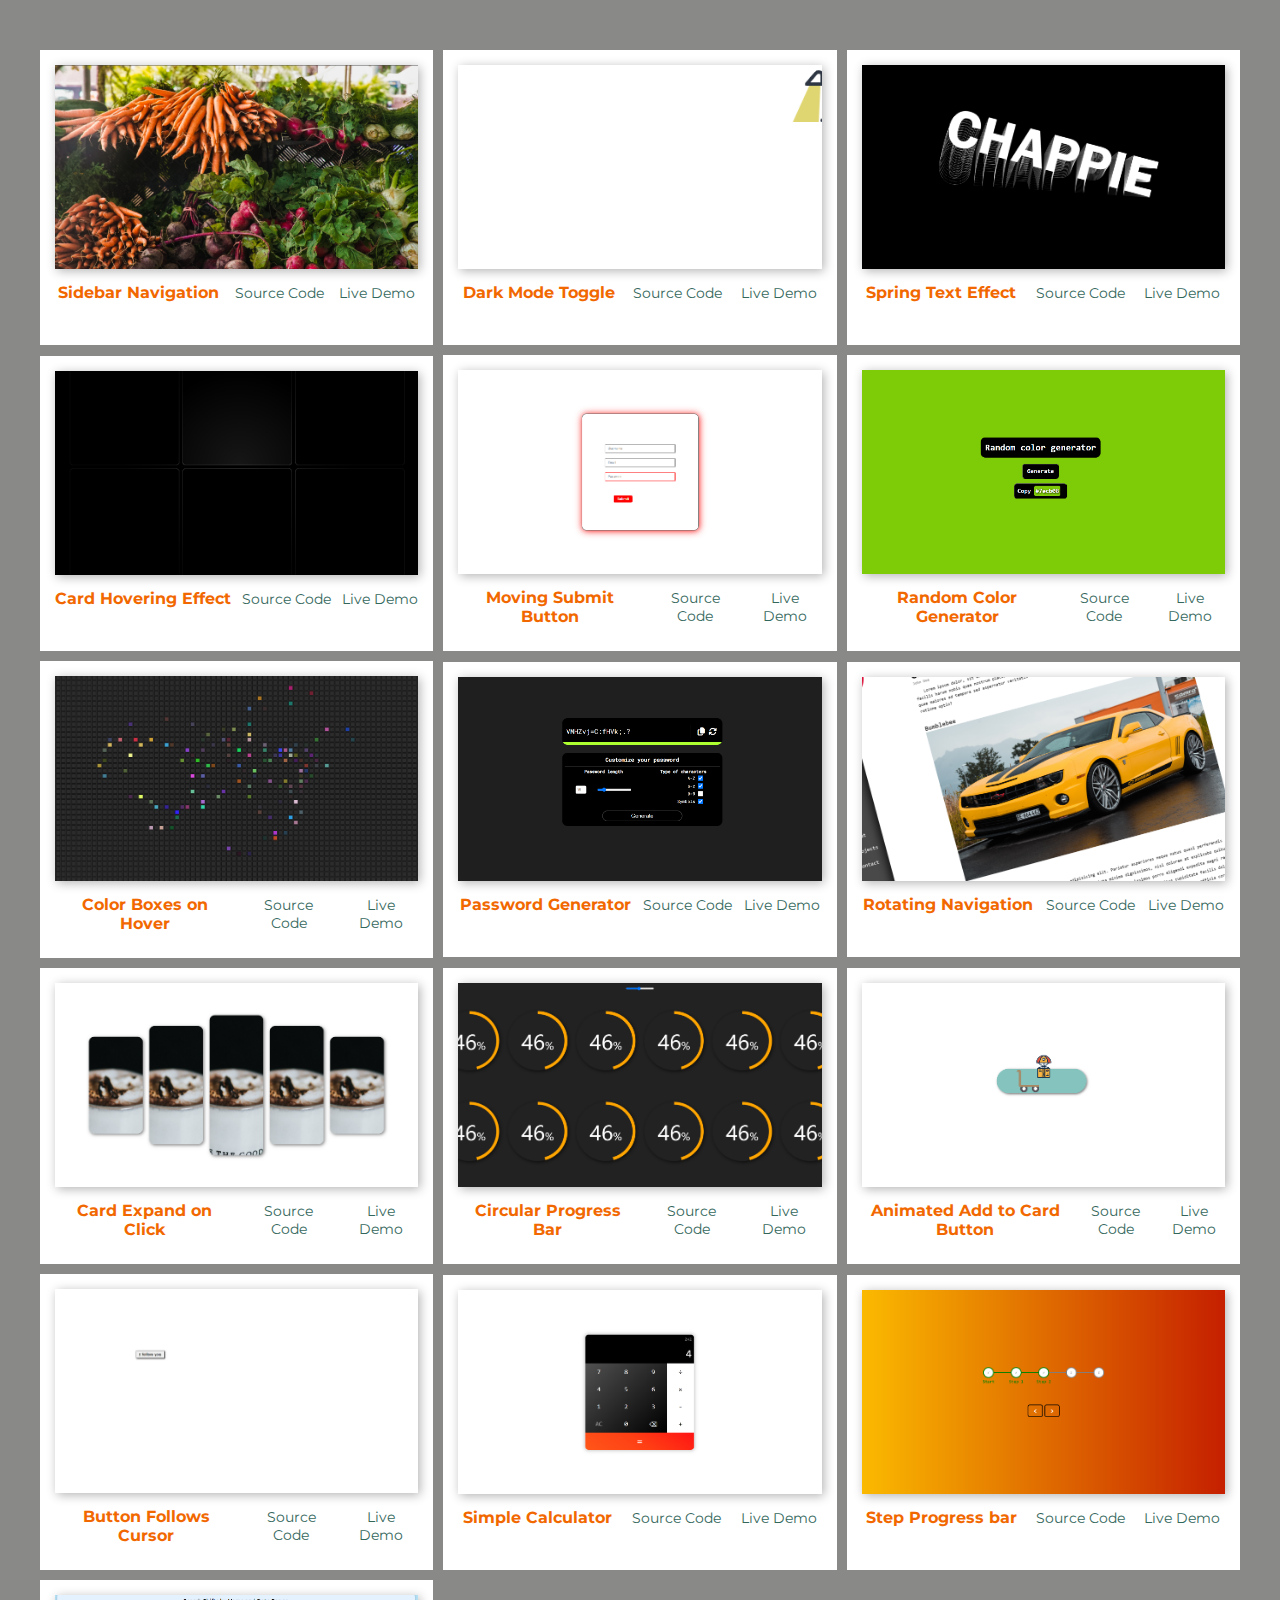
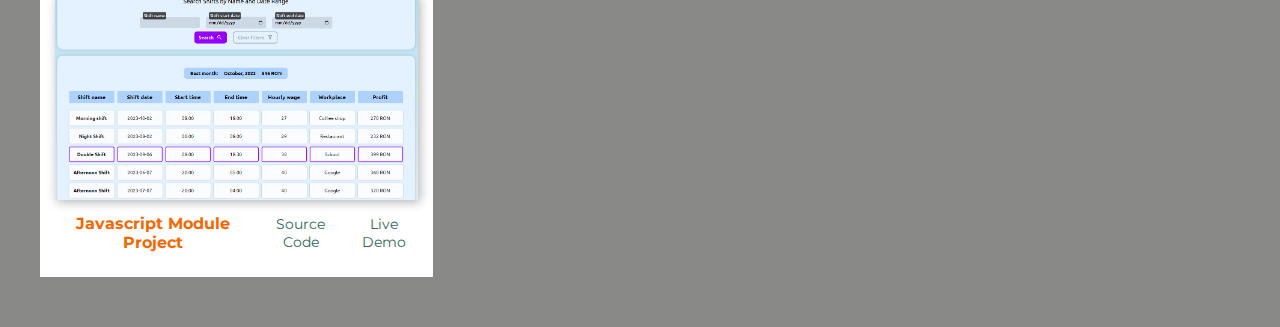
<file: index.html>
<!DOCTYPE html>
<html lang="en">
  <head>
    <meta charset="UTF-8" />
    <meta name="viewport" content="width=device-width, initial-scale=1.0" />
    <title>FrontEnd Labs: Supercharge Your Skills!</title>

    <link rel="stylesheet" href="./homePage/styles.css" />
    <script type="module" src="./homePage/script.js" defer></script>
  </head>
  <body class="body">
    <div class="app__container" id="app__container"></div>
  </body>
</html>
</file>
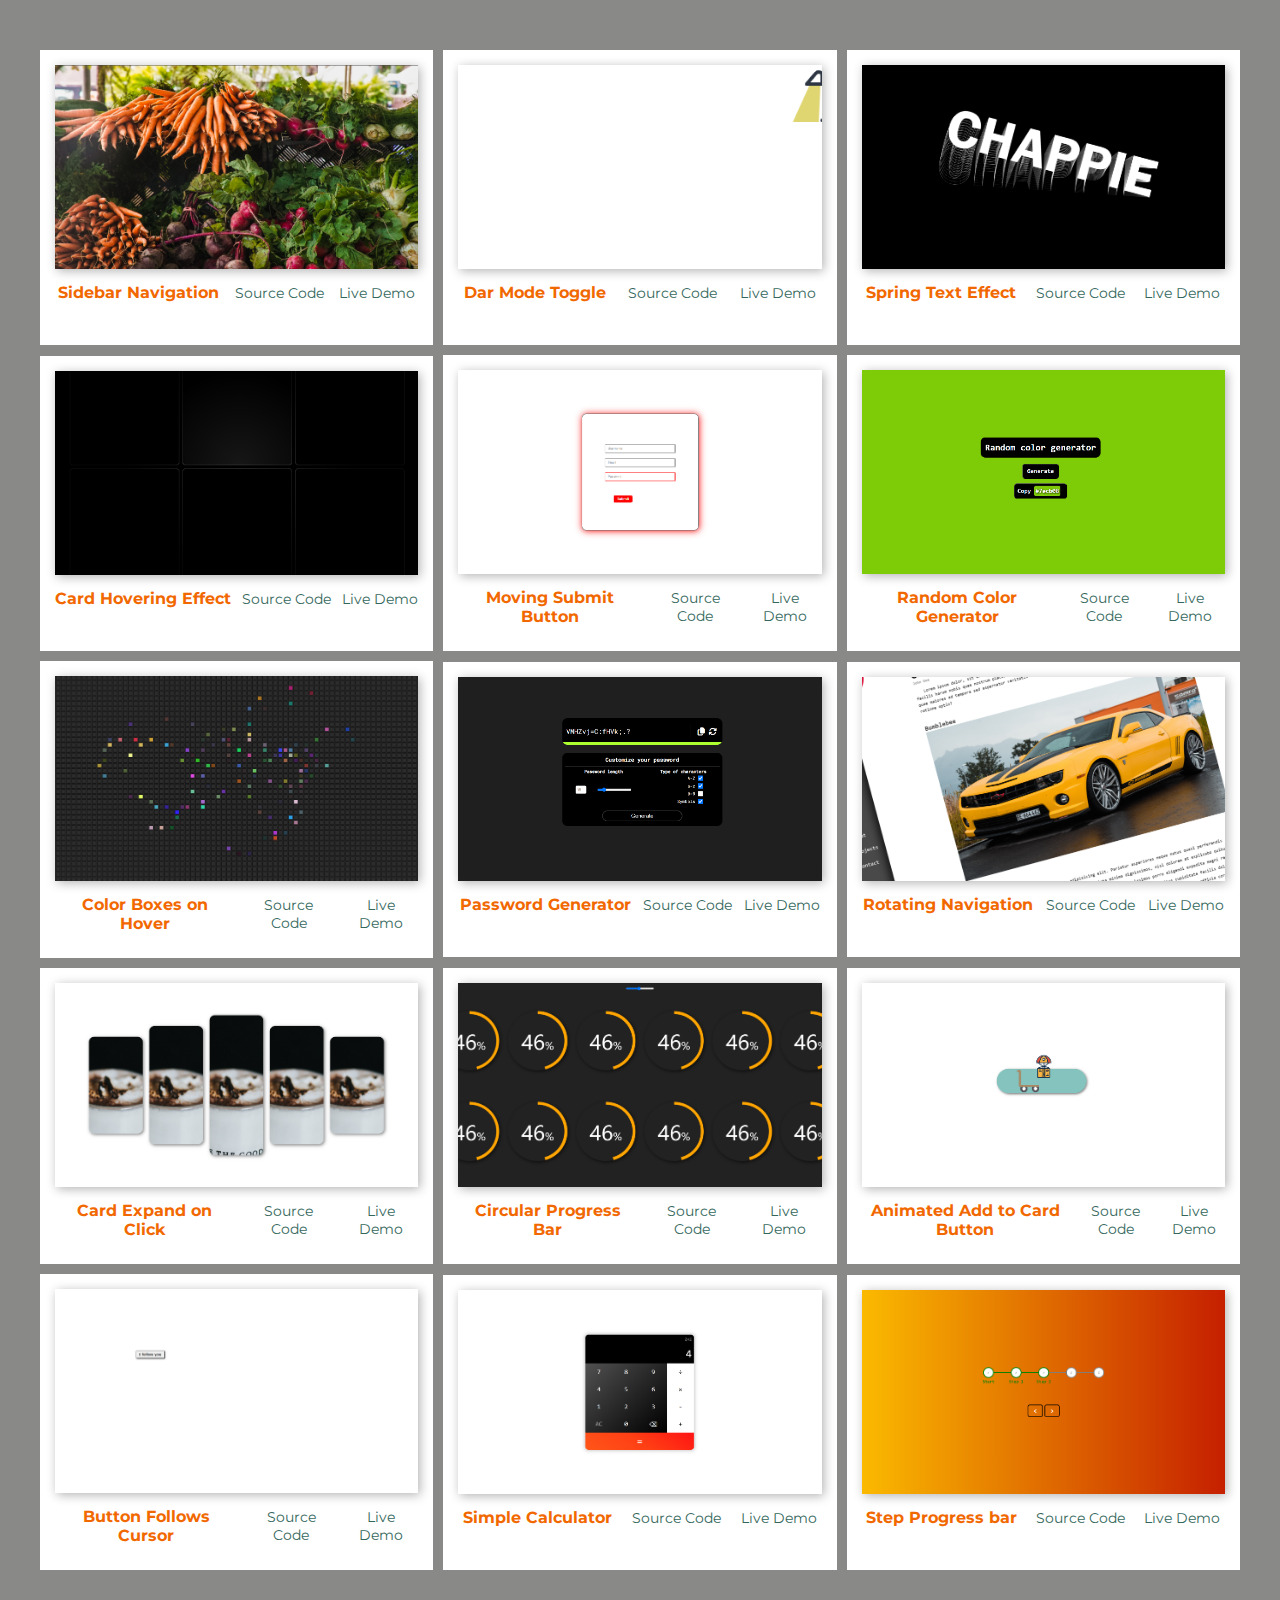
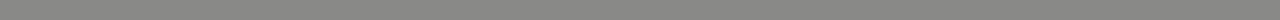
<file: 0.homePage/index.html>
<!DOCTYPE html>
<html lang="en">
  <head>
    <meta charset="UTF-8" />
    <meta name="viewport" content="width=device-width, initial-scale=1.0" />
    <title>FrontEnd Labs: Supercharge Your Skills!</title>

    <link rel="stylesheet" href="styles.css" />
    <script type="module" src="script.js" defer></script>
  </head>
  <body class="body">
    <div class="app__container" id="app__container">
      <!-- <div class="project">
        <img src="https://picsum.photos/300" alt="" />
        <div class="project__info">
          <h4 class="project__name">Project Name</h4>
          <a href="#">Source Code</a>
          <a href="#">Live Demo</a>
        </div>
      </div> -->
    </div>
  </body>
</html>
</file>
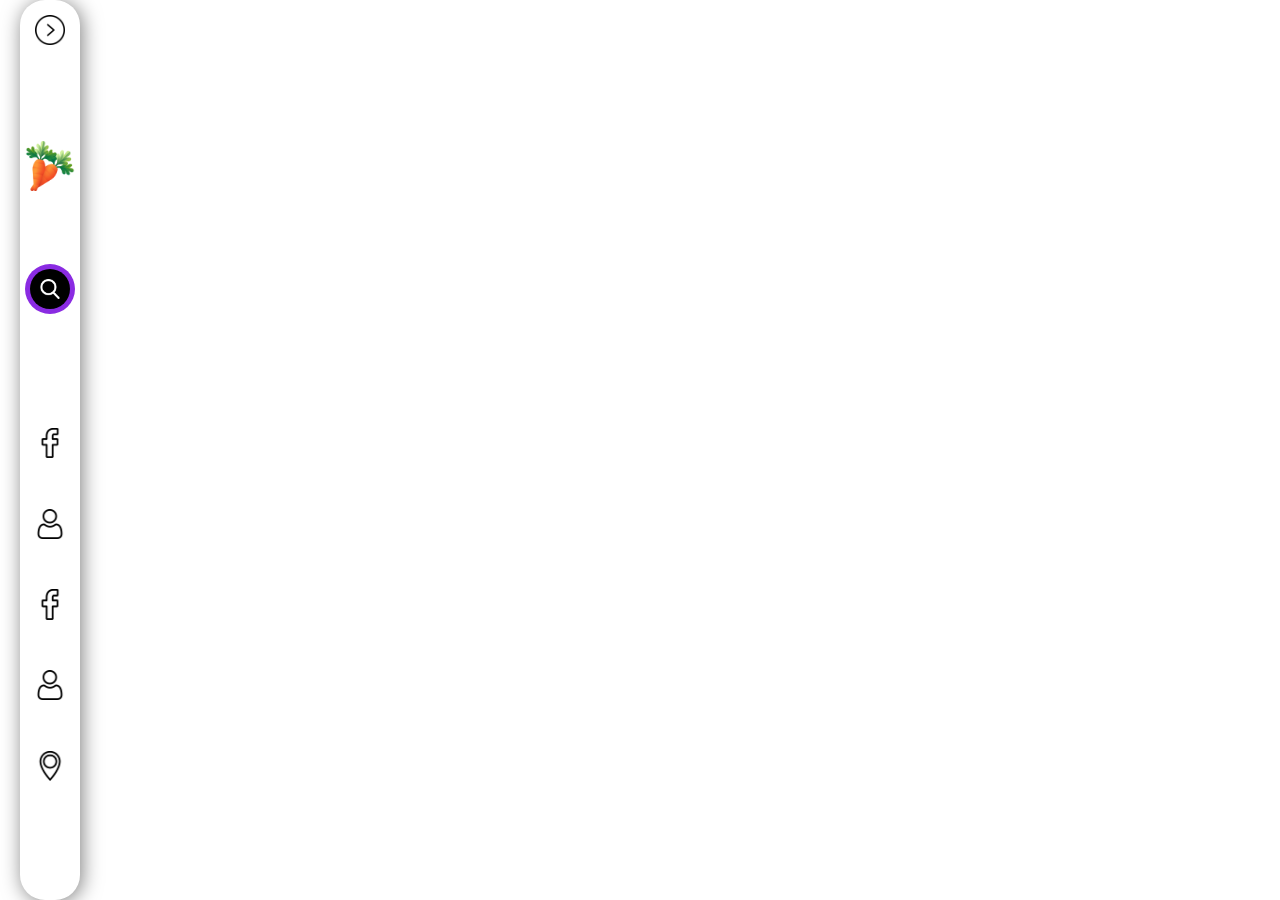
<file: 1.sidebar_nav/index.html>
<!DOCTYPE html>
<html lang="en">
  <head>
    <meta charset="UTF-8" />
    <meta http-equiv="X-UA-Compatible" content="IE=edge" />
    <meta name="viewport" content="width=device-width, initial-scale=1.0" />
    <title>Sidebar Nav</title>

    <link rel="stylesheet" href="./style.css" />
  </head>

  <body>
    <header id="sidebar_nav">
      <div class="btn_container">
        <button id="open_nav_btn">
          <img src="./assests/img/arrow_right_circle.png" alt="" />
        </button>
        <button id="close_nav_btn">
          <img src="./assests/img/left_arrow_circle.png" alt="" />
        </button>
      </div>
      <div class="logo">
        <img src="./assests/img/carrot_logo.png" alt="" />
        <span class="notShow">Fresh Vegetables</span>
      </div>
      <div class="searchbar">
        <form onsubmit="return false">
          <input id="form_input" type="text" value="search" />
          <button id="search_btn" type="submit">
            <img src="./assests/img/search_white.png" alt="" />
          </button>
        </form>
      </div>
      <nav class="navbar">
        <ul>
          <li class="link1">
            <a href="#"><img src="./assests/img/facebook.png" alt="" /></a
            ><span class="notShow">Lorem, ipsum dolor.</span>
          </li>
          <li class="link2">
            <a href="#"><img src="./assests/img/user.png" alt="" /></a
            ><span class="notShow">Lorem, ipsum dolor.</span>
          </li>
          <li class="link3">
            <a href="#"><img src="./assests/img/facebook.png" alt="" /></a
            ><span class="notShow">Lorem, ipsum dolor.</span>
          </li>
          <li class="link4">
            <a href="#"><img src="./assests/img/user.png" alt="" /></a
            ><span class="notShow">Lorem, ipsum dolor.</span>
          </li>
          <li class="link5">
            <a href="#"><img src="./assests/img/pin.png" alt="" /></a>
            <span class="notShow">Lorem, ipsum dolor.</span>
          </li>
        </ul>
      </nav>
    </header>
    <div id="modal"></div>

    <script src="./script.js"></script>
  </body>
</html>
</file>
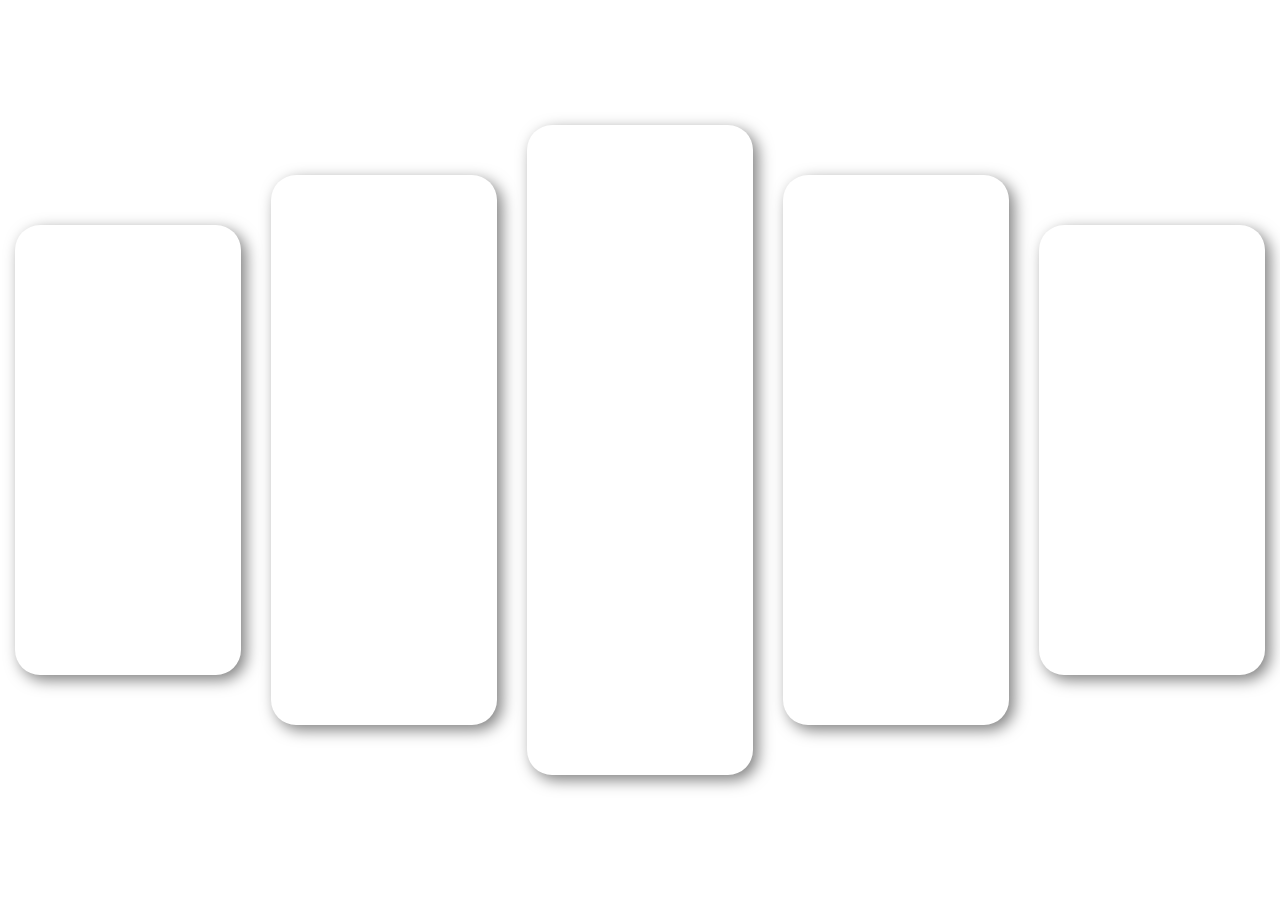
<file: 10.card_expand_on_click/index.html>
<!DOCTYPE html>
<html lang="en">
  <head>
    <meta charset="UTF-8" />
    <meta http-equiv="X-UA-Compatible" content="IE=edge" />
    <meta name="viewport" content="width=device-width, initial-scale=1.0" />
    <title>Expand card on hover</title>

    <link rel="stylesheet" href="style.css" />
  </head>
  <body class="content">
    <div class="box card"></div>
    <div class="box card"></div>
    <div class="box card"></div>
    <div class="box card"></div>
    <div class="box card"></div>

    <script src="script.js"></script>
  </body>
</html>
</file>
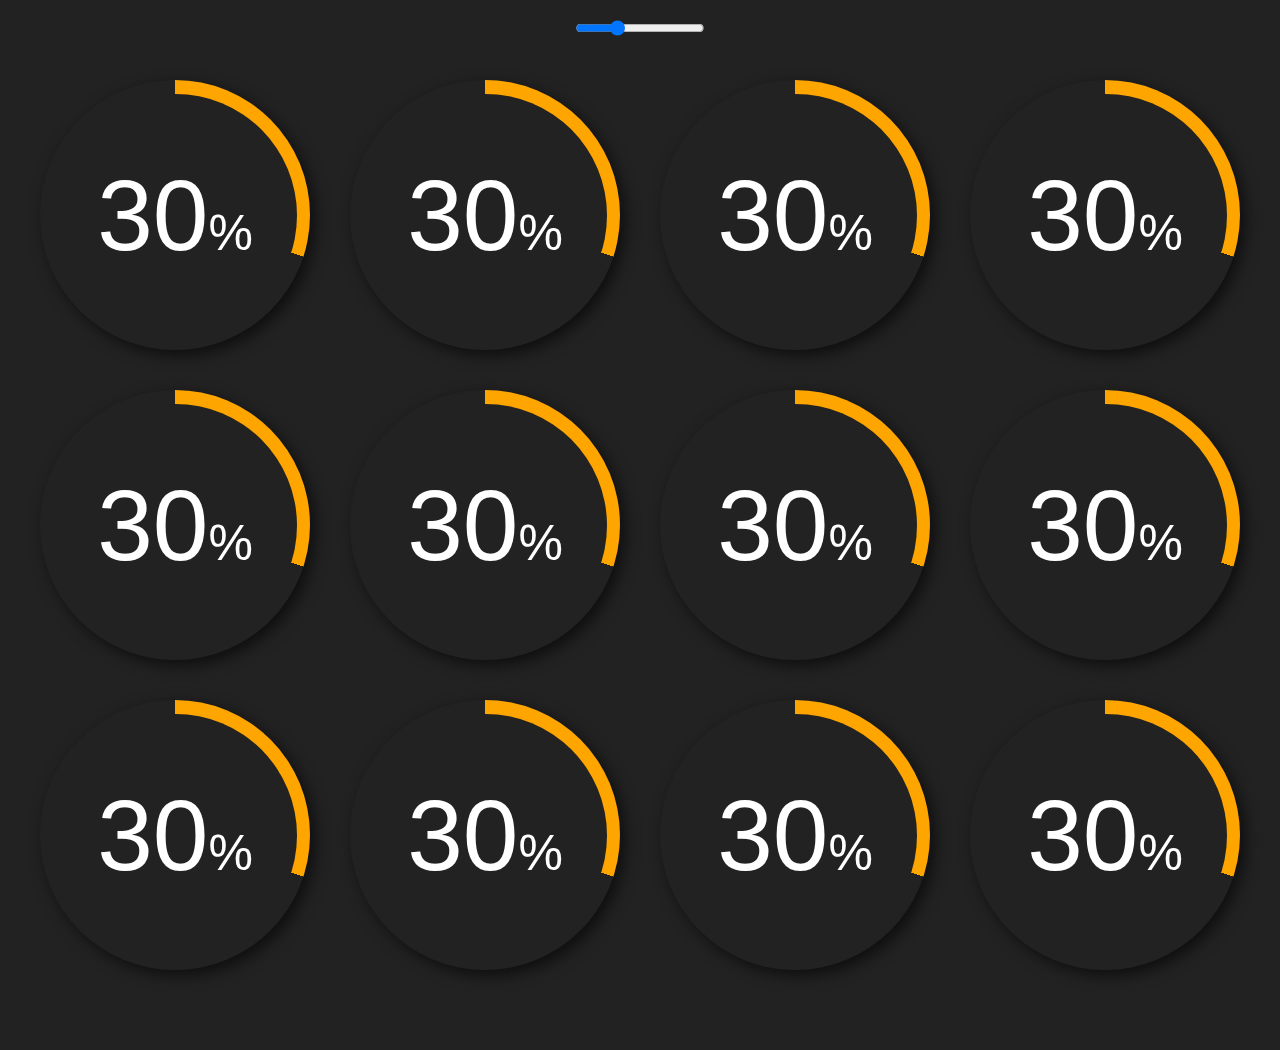
<file: 11.circular_progress_bar/index.html>
<!DOCTYPE html>
<html lang="en">
  <head>
    <meta charset="UTF-8" />
    <meta http-equiv="X-UA-Compatible" content="IE=edge" />
    <meta name="viewport" content="width=device-width, initial-scale=1.0" />
    <title>Circular Progress Bar</title>

    <link rel="stylesheet" href="styles.css" />
    <script src="script.js" defer></script>
  </head>
  <body>
    <input
      type="range"
      name="progress__range"
      class="progress__range"
      id="progress__range"
      min="0"
      max="100"
      step="1"
      value="0"
    />
    <!-- <div class="outside__circle">
      <div class="inside__circle">
        <div id="progress">0<span>%</span></div>
      </div>
    </div> -->
  </body>
</html>
</file>
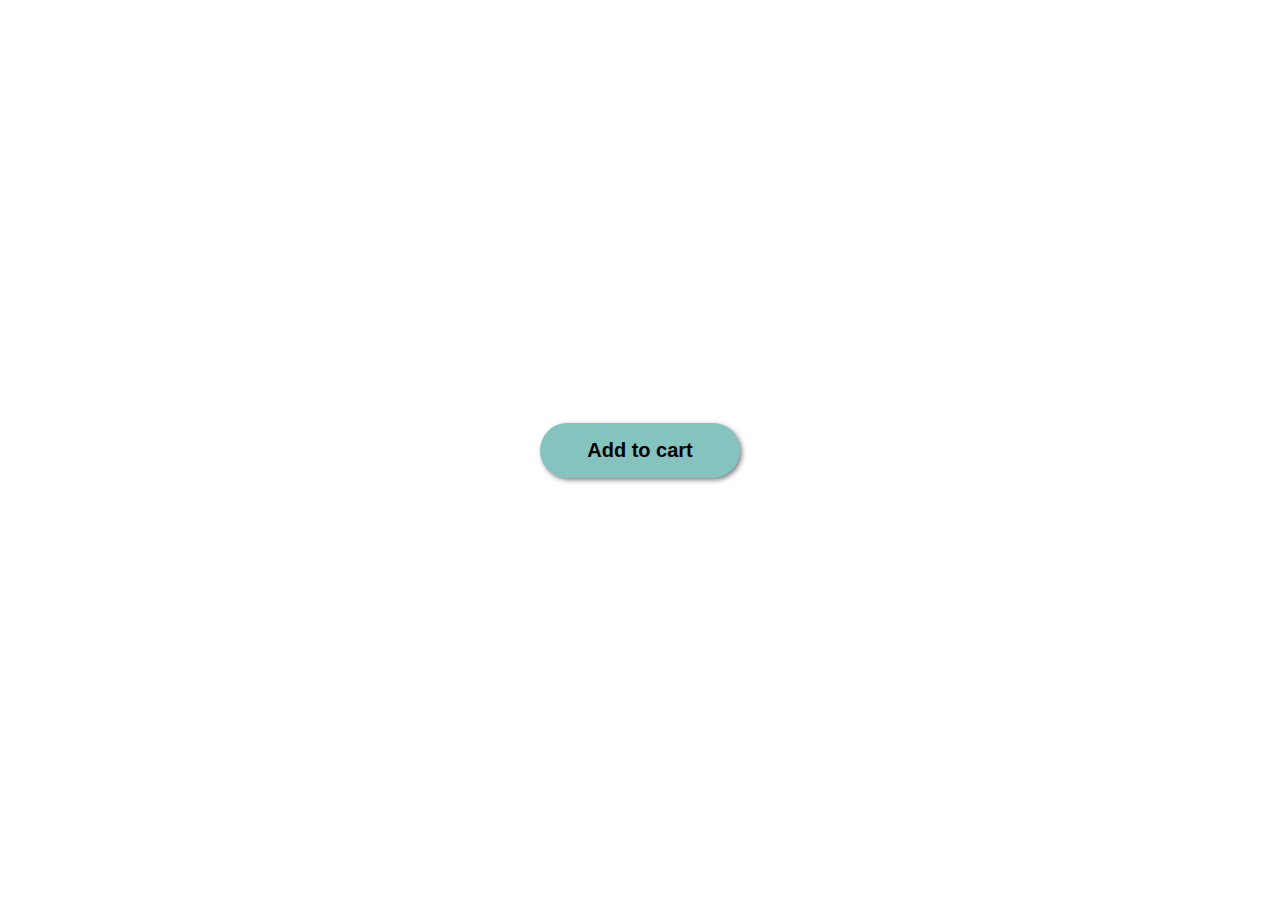
<file: 12.animated_addToCart_btn/index.html>
<!DOCTYPE html>
<html lang="en">
  <head>
    <meta charset="UTF-8" />
    <meta http-equiv="X-UA-Compatible" content="IE=edge" />
    <meta name="viewport" content="width=device-width, initial-scale=1.0" />
    <title>Animated Cart Button</title>

    <link rel="stylesheet" href="styles.css" />
    <script src="script.js" defer></script>
  </head>
  <body>
    <button type="button" class="button" id="button">
      <img class="cart" src="assests/cart.svg" alt="cart icon" />
      <span class="button__text">Add to cart</span>
      <img class="package" src="assests/package.svg" alt="package icon" />
    </button>
  </body>
</html>
</file>
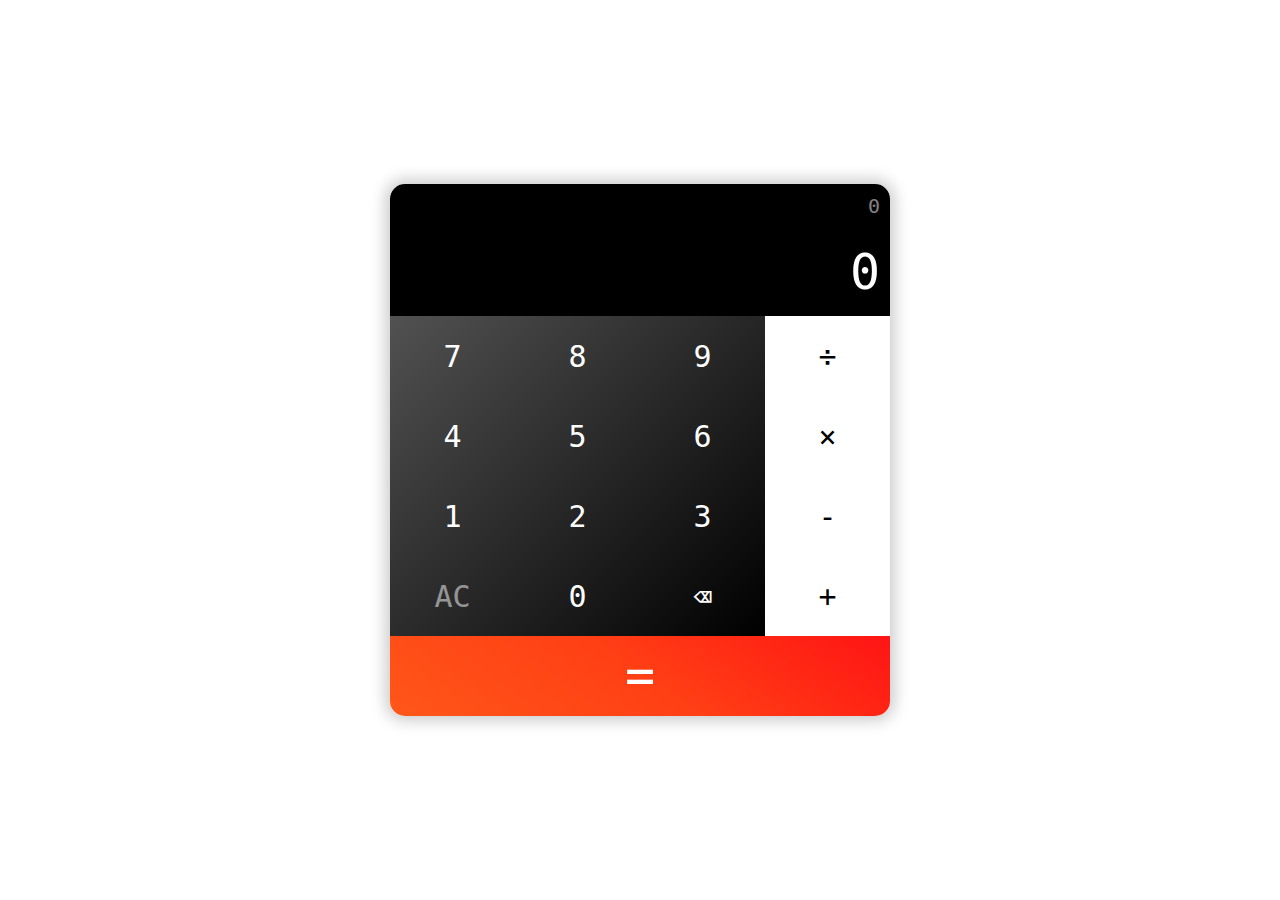
<file: 14.simple_calculator/index.html>
<!DOCTYPE html>
<html lang="en">
  <head>
    <meta charset="UTF-8" />
    <meta http-equiv="X-UA-Compatible" content="IE=edge" />
    <meta name="viewport" content="width=device-width, initial-scale=1.0" />
    <title>Calculator</title>

    <link rel="stylesheet" href="./css/styles.css" />
    <script src="script.js" defer></script>
  </head>
  <body>
    <div class="calculator__container">
      <div class="calculator__container__display">
        <div class="operation__steps" id="operation__steps">0</div>
        <div class="operation__result" id="operation__result">0</div>
      </div>
      <div class="calculator__container__inputs">
        <div class="calculator__container__inputs__numbers">
          <button class="seven" data-number="7">7</button>
          <button class="eight" data-number="8">8</button>
          <button class="nine" data-number="9">9</button>
          <button class="four" data-number="4">4</button>
          <button class="five" data-number="5">5</button>
          <button class="six" data-number="6">6</button>
          <button class="one" data-number="1">1</button>
          <button class="two" data-number="2">2</button>
          <button class="three" data-number="3">3</button>
          <button class="all__clear" data-all-clear="AC">AC</button>
          <button class="zero" data-number="0">0</button>
          <button class="all__backspace" data-backspace="backspace">⌫</button>
        </div>
        <div class="calculator__container__inputs__operations">
          <button class="divide__operator" data-operator="/">÷</button>
          <button class="multiply__operator" data-operator="*">×</button>
          <button class="substract__operator" data-operator="-">-</button>
          <button class="add__operator" data-operator="+">+</button>
        </div>
        <div class="calculator__container__equal">
          <button class="equal__operator" data-equal="=">=</button>
        </div>
      </div>
    </div>
  </body>
</html>
</file>
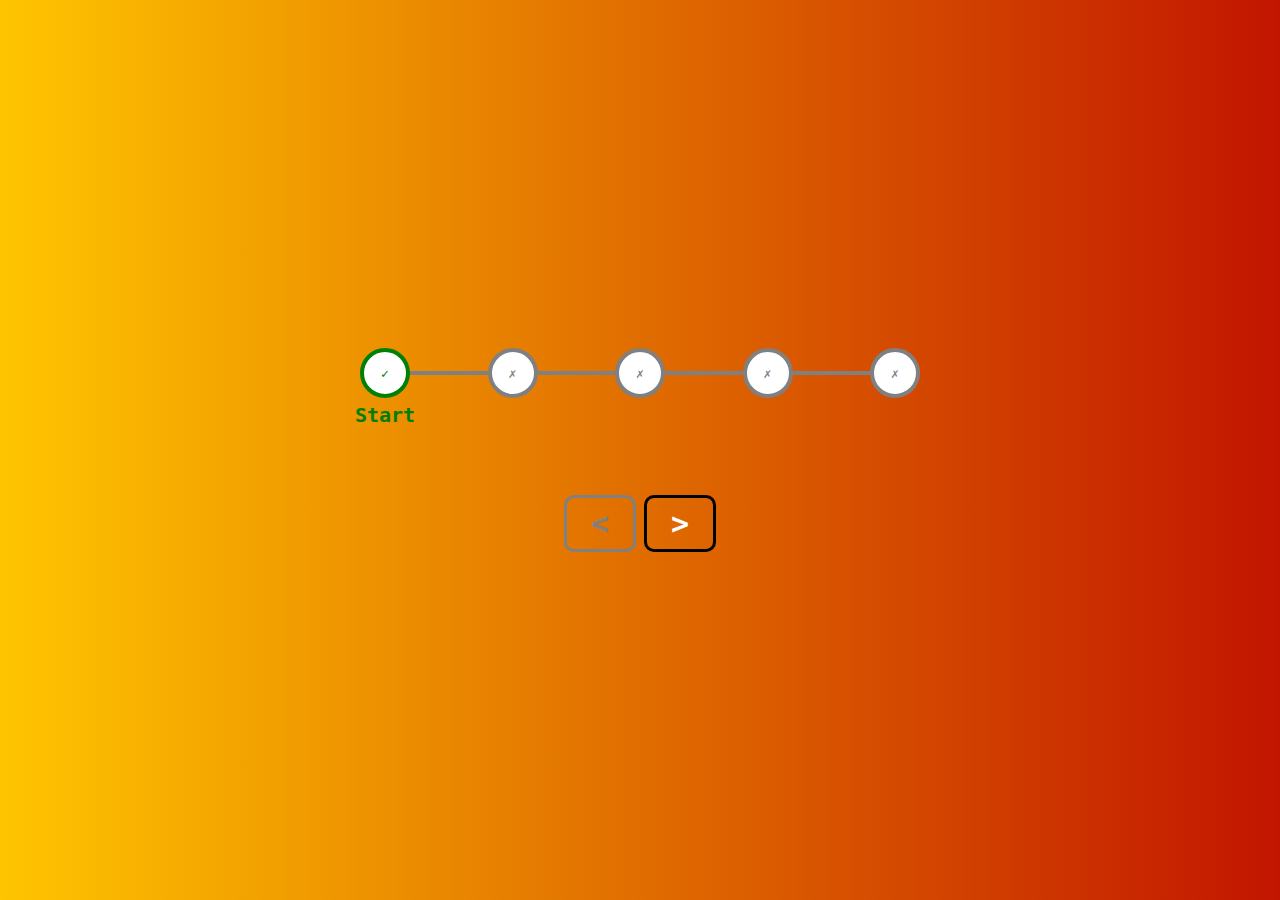
<file: 15.step_progress_bar/index.html>
<!DOCTYPE html>
<html lang="en">
  <head>
    <meta charset="UTF-8" />
    <meta name="viewport" content="width=device-width, initial-scale=1.0" />
    <title>Step Progress Bar</title>
    <link rel="stylesheet" href="css/styles.css" />
    <script src="script.js" defer></script>
  </head>
  <body>
    <div class="steps__container" id="steps__container">
      <div class="line" id="line">
        <div class="inside__line" id="inside__line"></div>
      </div>
      <div class="steps" id="steps">
        <div class="step" id="step">
          <div class="circle active">&check;</div>
          <p class="step__text opacity">Start</p>
        </div>
        <div class="step" id="step">
          <div class="circle">&cross;</div>
          <p class="step__text">Step 1</p>
        </div>
        <div class="step" id="step">
          <div class="circle">&cross;</div>
          <p class="step__text">Step 2</p>
        </div>
        <div class="step" id="step">
          <div class="circle">&cross;</div>
          <p class="step__text">Step 3</p>
        </div>
        <div class="step" id="step">
          <div class="circle">&cross;</div>
          <p class="step__text">End</p>
        </div>
      </div>
    </div>
    <div class="controls" id="controls">
      <button class="left__arrow" id="left__arrow" disabled>&lt;</button>
      <button class="right__arrow" id="right__arrow">&gt;</button>
    </div>
  </body>
</html>
</file>
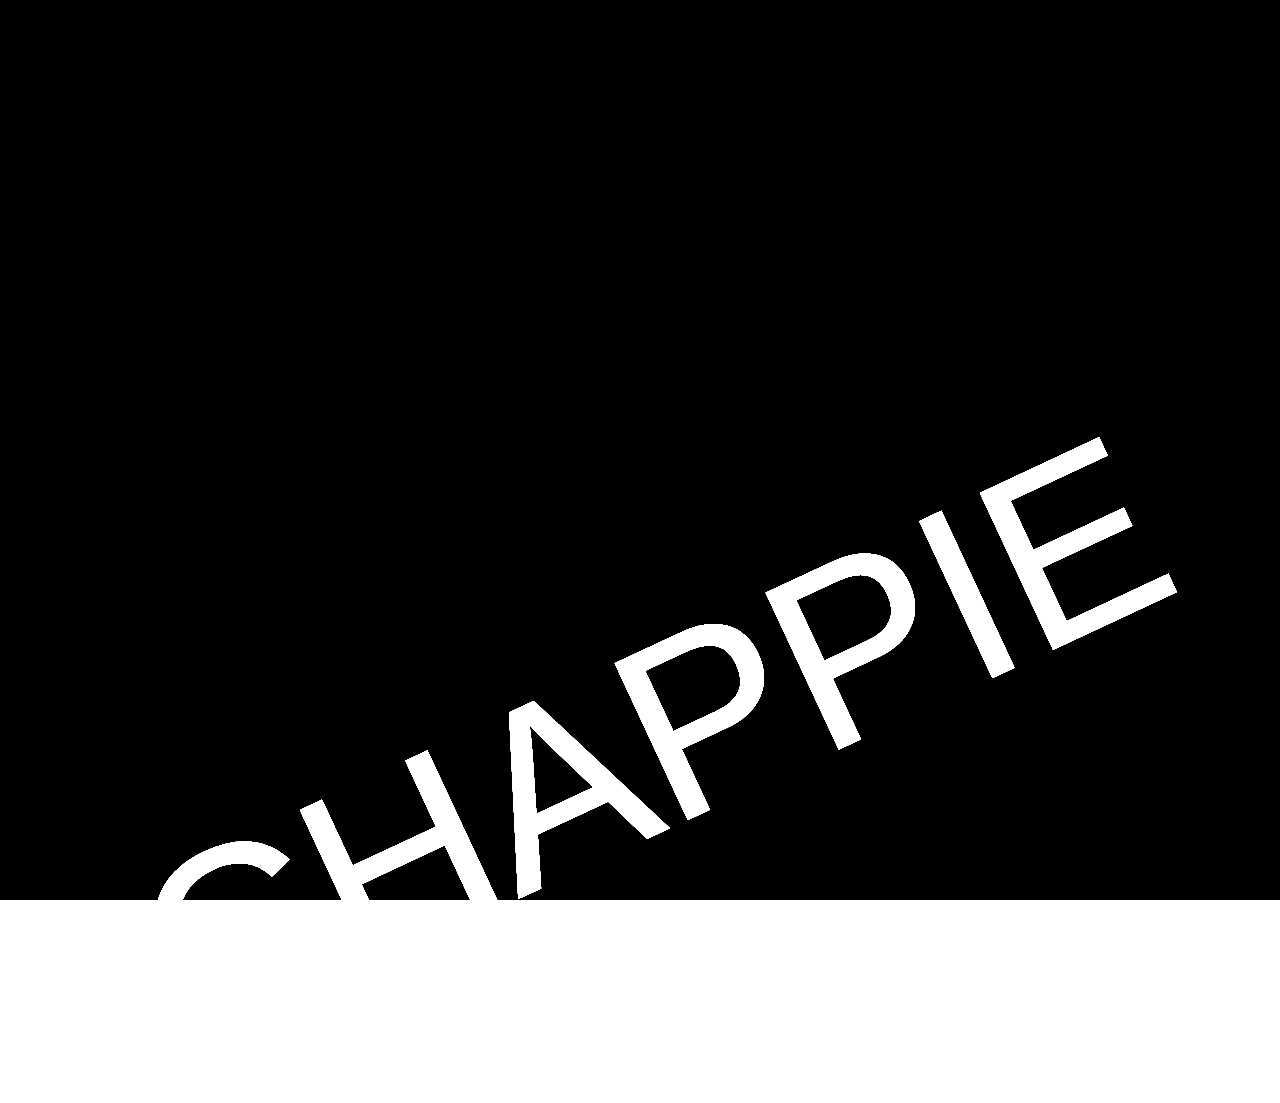
<file: 3.spring_text/index.html>
<!DOCTYPE html>
<html lang="en">
  <head>
    <meta charset="UTF-8" />
    <meta http-equiv="X-UA-Compatible" content="IE=edge" />
    <meta name="viewport" content="width=device-width, initial-scale=1.0" />
    <title>Spring Text</title>

    <link rel="stylesheet" href="style.css" />
  </head>
  <body>
    <div class="app-container">
      <span class="text full-text">CHAPPIE</span>
      <span class="text outline-text">CHAPPIE</span
      ><span class="text outline-text">CHAPPIE</span
      ><span class="text outline-text">CHAPPIE</span
      ><span class="text outline-text">CHAPPIE</span
      ><span class="text outline-text">CHAPPIE</span
      ><span class="text outline-text">CHAPPIE</span
      ><span class="text outline-text">CHAPPIE</span
      ><span class="text outline-text">CHAPPIE</span
      ><span class="text outline-text">CHAPPIE</span
      ><span class="text outline-text">CHAPPIE</span
      ><span class="text outline-text">CHAPPIE</span
      ><span class="text outline-text">CHAPPIE</span
      ><span class="text outline-text">CHAPPIE</span
      ><span class="text outline-text">CHAPPIE</span>
    </div>

    <script src="script.js"></script>
  </body>
</html>
</file>
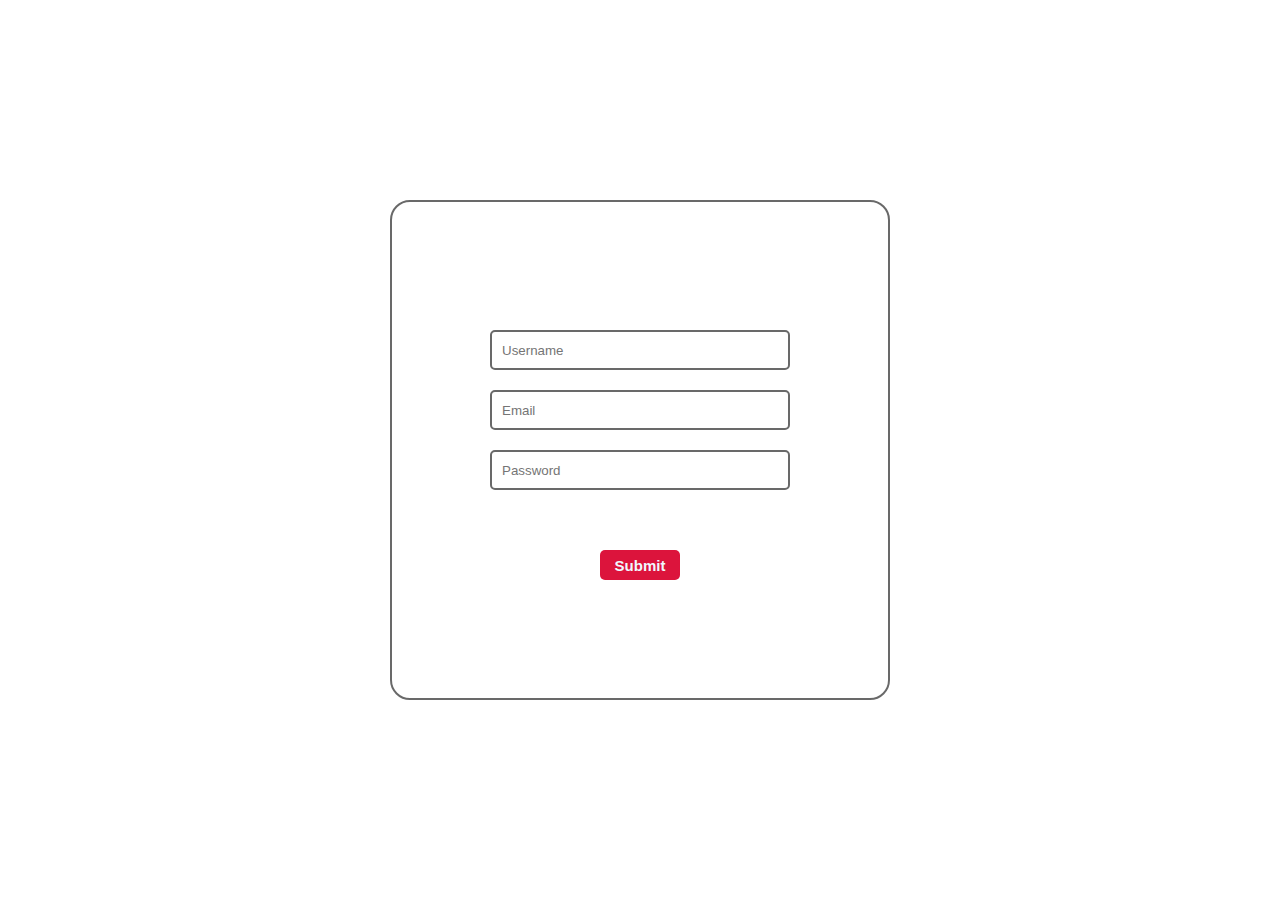
<file: 5.moving_submit_btn/index.html>
<!DOCTYPE html>
<html lang="en">
  <head>
    <meta charset="UTF-8" />
    <meta http-equiv="X-UA-Compatible" content="IE=edge" />
    <meta name="viewport" content="width=device-width, initial-scale=1.0" />
    <title>Document</title>

    <link rel="stylesheet" href="style.css" />
  </head>
  <body>
    <main>
      <form id="form" class="form">
        <input
          type="text"
          name="username"
          id="username"
          placeholder="Username"
        />
        <input type="email" name="email" id="email" placeholder="Email" />
        <input
          type="password"
          name="password"
          id="password"
          minlength="4"
          placeholder="Password"
        />

        <button id="submit">Submit</button>
      </form>
    </main>

    <script src="script.js"></script>
  </body>
</html>
</file>
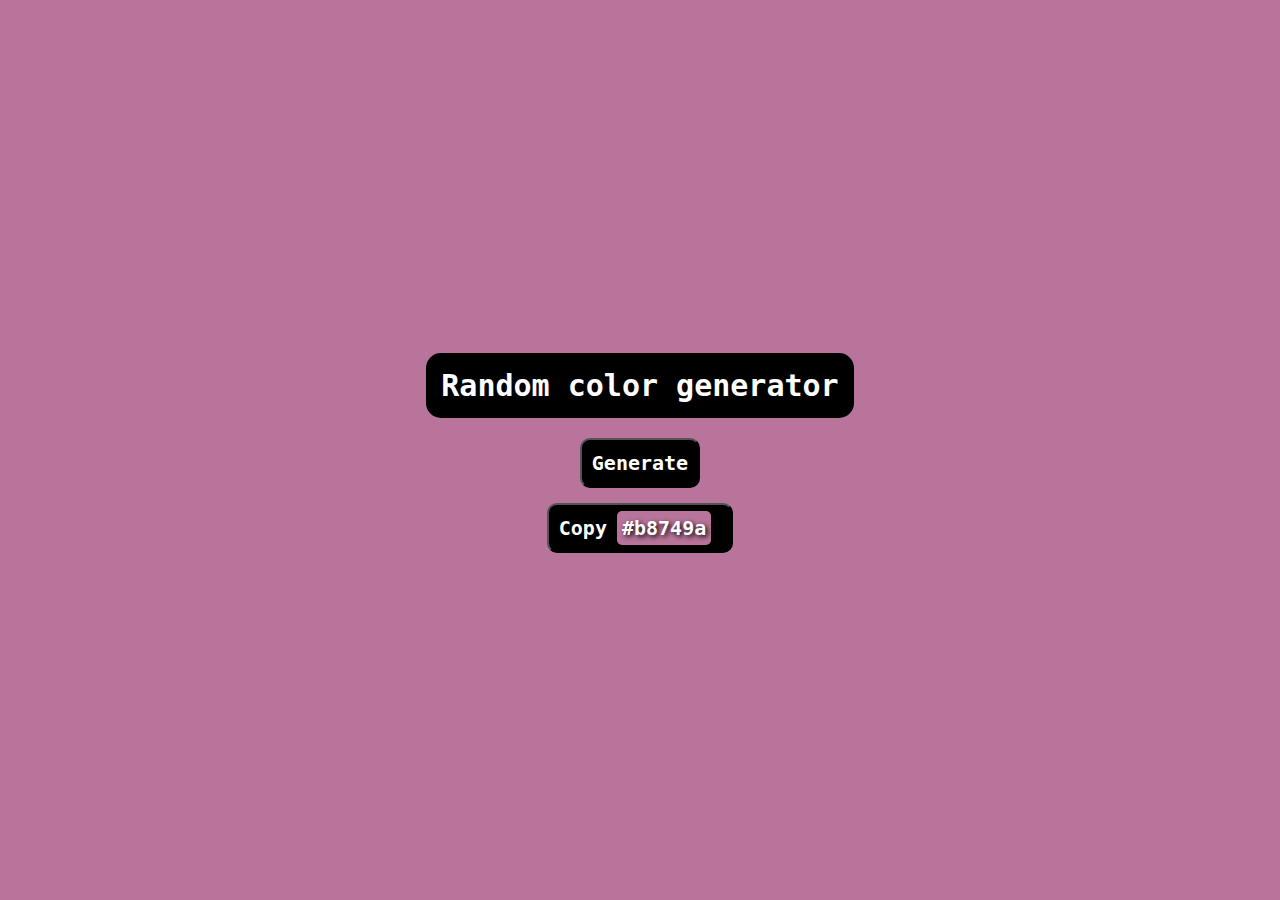
<file: 6.random_color_generator/index.html>
<!DOCTYPE html>
<html lang="en">
  <head>
    <meta charset="UTF-8" />
    <meta http-equiv="X-UA-Compatible" content="IE=edge" />
    <meta name="viewport" content="width=device-width, initial-scale=1.0" />
    <title>Random color generator</title>

    <link rel="stylesheet" href="style.css" />
  </head>
  <body>
    <main class="app-container">
      <h1>Random color generator</h1>
      <button class="generate">Generate</button>
      <button class="copy-hex">Copy <span class="hex">#f0f0f0</span></button>
    </main>

    <script src="script.js"></script>
  </body>
</html>
</file>
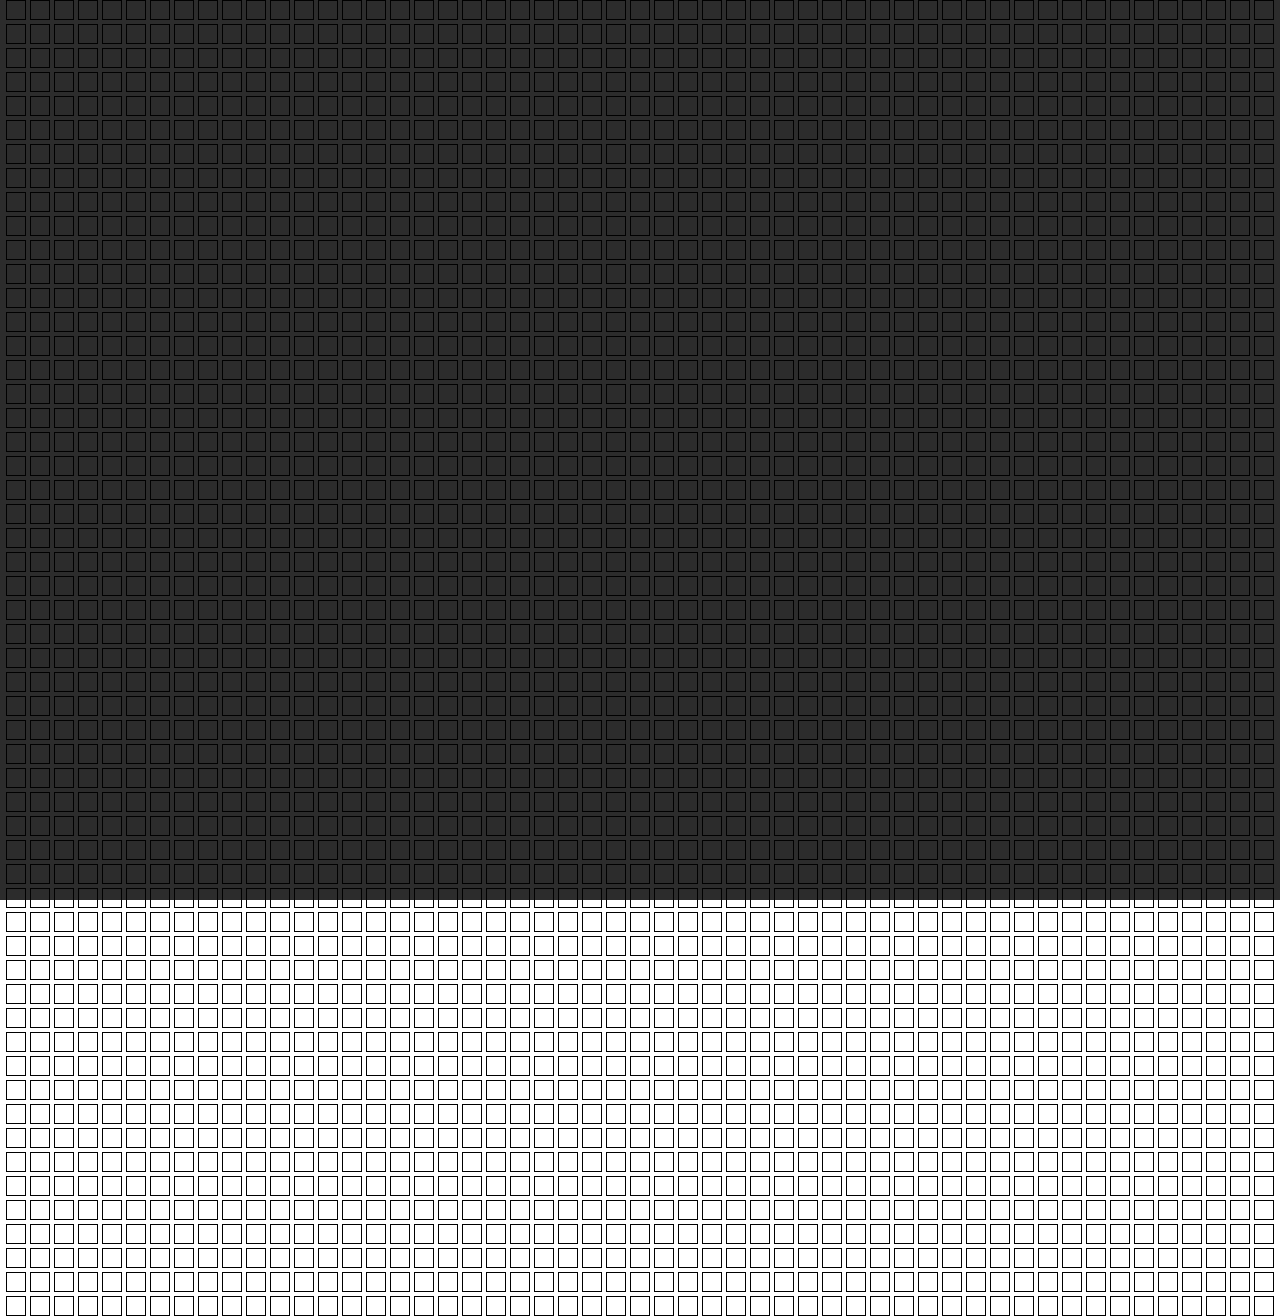
<file: 7.color_boxes_hover/index.html>
<!DOCTYPE html>
<html lang="en">
  <head>
    <meta charset="UTF-8" />
    <meta http-equiv="X-UA-Compatible" content="IE=edge" />
    <meta name="viewport" content="width=device-width, initial-scale=1.0" />
    <title>Color boxes on hover</title>

    <link rel="stylesheet" href="stylce.css" />
  </head>
  <body>
    <main id="app-container" class="app-container"></main>
    <script src="script.js"></script>
  </body>
</html>
</file>
<file: homePage/styles.css>
@import url('https://fonts.googleapis.com/css2?family=Montserrat:wght@300;500&display=swap');

* {
  margin: 0;
  padding: 0;
  box-sizing: border-box;
  font-family: 'Montserrat', sans-serif;
}

a {
  text-decoration: none;
  color: #34675c;
}

a:hover {
  color: red;
}

.body {
  min-height: 100vh;
  padding-block: 50px;
  padding-inline: 20px;
  background-color: #14140f80;

  & .app__container {
    max-width: 1200px;
    margin: 0 auto;

    display: grid;
    place-items: center;
    grid-template-columns: repeat(3, minmax(300px, 1fr));
    gap: 10px;

    & .project {
      width: 100%;
      aspect-ratio: 4/3;
      background-color: #fff;
      padding: 15px;

      .project__name {
        text-align: center;
        font-size: 16px;
        color: #f26800;
      }

      > img {
        width: 100%;
        aspect-ratio: 16/9;
        object-fit: cover;
        box-shadow: 2px 2px 10px rgba(0, 0, 0, 0.3);
      }

      .project__info {
        text-align: center;
        display: flex;
        align-items: center;
        justify-content: space-around;
        column-gap: 10px;

        padding: 10px 0px;
        font-size: 14px;
      }
    }
  }
}
</file>
<file: 0.homePage/styles.css>
@import url('https://fonts.googleapis.com/css2?family=Montserrat:wght@300;500&display=swap');

* {
  margin: 0;
  padding: 0;
  box-sizing: border-box;
  font-family: 'Montserrat', sans-serif;
}

a {
  text-decoration: none;
  color: #34675c;
}

a:hover {
  color: red;
}

.body {
  min-height: 100vh;
  padding-block: 50px;
  padding-inline: 20px;
  background-color: #14140f80;

  & .app__container {
    max-width: 1200px;
    margin: 0 auto;

    display: grid;
    place-items: center;
    grid-template-columns: repeat(3, minmax(300px, 1fr));
    gap: 10px;

    & .project {
      width: 100%;
      aspect-ratio: 4/3;
      background-color: #fff;
      padding: 15px;

      .project__name {
        text-align: center;
        font-size: 16px;
        color: #f26800;
      }

      > img {
        width: 100%;
        aspect-ratio: 16/9;
        object-fit: cover;
        box-shadow: 2px 2px 10px rgba(0, 0, 0, 0.3);
      }

      .project__info {
        text-align: center;
        display: flex;
        align-items: center;
        justify-content: space-around;
        column-gap: 10px;

        padding: 10px 0px;
        font-size: 14px;
      }
    }
  }
}
</file>
<file: 1.sidebar_nav/style.css>
/* GLOBAL STYLE */

* {
  margin: 0;
  padding: 0;
  box-sizing: border-box;
}

img {
  width: 30px;
}

li {
  list-style: none;
}

a {
  text-decoration: none;
}

/* NAV STYLE */
body {
  position: relative;
  height: 100vh;
  width: 100vw;
  background-image: url('https://images.pexels.com/photos/1656663/pexels-photo-1656663.jpeg');
  background-position: center;
  background-repeat: no-repeat;
  background-size: cover;
}

#sidebar_nav {
  position: absolute;
  top: 50%;
  left: 20px;

  transform: translateY(-50%);

  display: flex;
  flex-direction: column;
  align-items: flex-start;
  justify-content: space-evenly;

  width: 60px;
  height: 900px;

  background-color: white;
  border-radius: 25px;

  transition: all 0.5s ease-in-out;

  font-size: 20px;

  overflow: hidden;
  box-shadow: 2px 2px 20px rgba(0, 0, 0, 0.5);
}

#sidebar_nav button {
  background-color: transparent;
  border: none;
  cursor: pointer;
}

#open_nav_btn {
  position: absolute;
  top: 15px;
  left: 50%;
  transform: translateX(-50%);
}

#close_nav_btn {
  display: none;
  position: absolute;
  top: 15px;
  right: 15px;
}

.logo img {
  width: 50px;
  /* background-color: #000; */
}

.logo {
  position: relative;
  width: 60px;
  height: 60px;

  display: flex;
  align-items: center;
  justify-content: center;

  font-weight: bold;
  font-size: 25px;
}

.logo .notShow {
  display: none;
  position: absolute;
  right: -200px;

  transition: all 0.5s ease-in-out;
}

.searchbar {
  width: 100%;
  height: auto;
}

.searchbar form {
  width: 100%;
  height: 100%;

  position: relative;
  display: flex;
  align-items: center;
  justify-content: center;
}

.searchbar form input {
  width: 50px;
  height: 50px;
  padding: 0 10px;

  background-color: blueviolet;
  border-radius: 25px;
  border: none;
  outline: none;

  transition: all 0.5s ease-in-out;
}

.searchbar form button img {
  width: 20px;
}

.searchbar form button {
  display: flex;
  align-items: center;
  justify-content: center;

  position: absolute;
  top: 50%;
  right: 10px;
  transform: translateY(-50%);

  width: 40px;
  height: 40px;
  background-color: #000 !important;
  border-radius: 20px;

  transition: all 0.5s ease-in-out;
}

.searchbar form button:hover img {
  transform: scale(1.1);
}

.searchbar input::placeholder {
  color: #000;
}

.searchbar input:focus {
  outline: none;
}

.navbar {
  position: relative;
  width: 60px;
  height: 50%;
}

.navbar ul {
  position: relative;
  height: 100%;
  width: 100%;

  display: flex;
  flex-direction: column;
  align-items: center;
  justify-content: space-evenly;
}

.navbar ul li {
  display: flex;
  flex-direction: row;
  align-items: center;
  justify-content: center;

  transition: all 0.5s ease-in-out;
}

.navbar ul li .notShow {
  display: none;
  position: absolute;
  right: -160px;
}

/* MODAL */
#modal {
  display: none;
  width: 100%;
  height: 100%;
  background-color: rgba(0, 0, 0, 0.6);
}
</file>
<file: 10.card_expand_on_click/style.css>
body {
  margin: 0;
  padding: 0;
  box-sizing: border-box;

  display: flex;
  align-items: center;
  justify-content: center;

  height: 100vh;
  width: 100vw;
}

.card {
  border-radius: 25px;
  box-shadow: 5px 5px 15px rgba(0, 0, 0, 0.5);
}

.box {
  width: 250px;
  height: 550px;

  background-image: url('https://source.unsplash.com/random/1920×1080');

  background-repeat: no-repeat;
  /* background-size: cover; */
  background-position: center;

  margin: 15px;
  transition: width 0.5s ease-in-out, height 0.5s ease-in-out;

  cursor: pointer;
}

.box:nth-child(1) {
  height: 450px;
}

.box:nth-child(3) {
  height: 650px;
}

.box:nth-child(5) {
  height: 450px;
}

.box.active {
  width: 1155.56px;
  height: 650px;
}
</file>
<file: 11.circular_progress_bar/styles.css>
* {
  margin: 0;
  padding: 0;
  box-sizing: border-box;
}

:root {
  --gradient-angle: 0deg;
}

body {
  display: grid;
  place-items: center;
  grid-template-columns: repeat(auto-fit, minmax(250px, 1fr));
  gap: 40px;
  min-height: 100vh;
  padding: 80px 40px;

  background-color: #222;
}

.progress__range {
  position: absolute;
  top: 20px;
  left: 50%;
  transform: translateX(-50%);
}

.outside__circle {
  width: 100%;
  aspect-ratio: 1/1;
  background-color: #222;
  background-image: conic-gradient(
    orange var(--gradient-angle),
    transparent var(--gradient-angle)
  );

  display: grid;
  place-items: center;
  border-radius: 50%;

  box-shadow: 5px 5px 15px rgba(0, 0, 0, 0.6);
  transition: all 2s ease-in-out;
}

.inside__circle {
  width: 90%;
  height: 90%;
  background-color: #222;
  color: white;

  display: grid;
  place-items: center;
  border-radius: 50%;
}

#progress {
  font-size: 100px;
  font-family: 'Segoe UI', Tahoma, Geneva, Verdana, sans-serif;
  position: relative;
}

#progress span {
  font-size: 50px;
}
</file>
<file: 12.animated_addToCart_btn/styles.css>
* {
  margin: 0;
  padding: 0;
  box-sizing: border-box;
}

body {
  display: grid;
  place-items: center;
  height: 100vh;
}

.button {
  position: relative;
  width: 200px;
  height: 55px;
  border: none;
  border-radius: 50px;

  background-color: #84c3be;
  box-shadow: 2px 2px 5px rgba(0, 0, 0, 0.5);
  cursor: pointer;

  transition: box-shadow 0.25s ease;
  display: grid;
  place-items: center;
}

.button:hover {
  box-shadow: 2px 2px 5px rgba(0, 0, 0, 1);
}

.button__text {
  font-size: 20px;
  color: black;
  font-weight: bold;

  transition: all 0.5s ease-in-out;
}

.cart {
  display: none;
  width: 50px;
  position: absolute;

  left: -30%;
  transform: translateX(-50%);
  opacity: 0;
}

.package {
  display: none;
  width: 50px;
  position: absolute;
  left: 50%;
  transform: translateX(-40%);

  top: -100px;
  opacity: 0;
}

/*  */
/* Package animation */
/*  */

.package.animate__package {
  animation: packageAnimationIn 1.5s ease-in-out 0s forwards,
    packageAnimationOut 1.5s ease-in-out 2s forwards;
}

@keyframes packageAnimationIn {
  0% {
    top: -100px;
    opacity: 0;
  }

  50% {
    opacity: 1;
  }

  100% {
    top: -14px;
    opacity: 1;
  }
}

@keyframes packageAnimationOut {
  0% {
    opacity: 1;
  }

  50% {
    opacity: 1;
  }

  100% {
    left: 130%;
    opacity: 0;
  }
}

/*  */
/* Cart animation */
/*  */

.cart.animate__cart {
  animation: cartAnimationIn 1.5s ease-in-out 0s forwards,
    cartAnimationOut 1.5s ease-in-out 2s forwards;
}

@keyframes cartAnimationIn {
  0% {
    left: -30%;
    opacity: 0;
  }

  50% {
    opacity: 1;
  }

  100% {
    left: 50%;
    opacity: 1;
  }
}

@keyframes cartAnimationOut {
  0% {
    left: 50%;
    opacity: 1;
  }

  50% {
    opacity: 1;
  }

  100% {
    left: 130%;
    opacity: 0;
  }
}
</file>
<file: 14.simple_calculator/css/styles.css>
* {
  margin: 0;
  padding: 0;
  box-sizing: border-box;
  font-family: monospace;
  font-size: 30px;
  color: white;
}

button {
  cursor: pointer;
  background-color: transparent;
  width: 80px;
  height: 80px;
  border: none;
  outline: none;
}
button:hover {
  background-color: rgba(255, 255, 255, 0.1);
}

body {
  display: grid;
  place-items: center;
  height: 100vh;
}

.calculator__container {
  border-radius: 15px;
  overflow: hidden;
  width: 500px;
  box-shadow: 0 0 15px 5px rgba(0, 0, 0, 0.2);
}
.calculator__container__display {
  background-color: black;
  text-align: end;
  padding-right: 10px;
}
.calculator__container__display .operation__steps {
  font-size: 20px;
  padding-block: 10px;
  opacity: 0.5;
}
.calculator__container__display .operation__result {
  font-size: 50px;
  padding-block: 15px;
}
.calculator__container__inputs {
  display: grid;
  grid-template-columns: repeat(4, 1fr);
}
.calculator__container__inputs__numbers {
  grid-column: 1/4;
  display: flex;
  flex-wrap: wrap;
  align-items: center;
  justify-content: space-between;
  background-image: linear-gradient(135deg, hsl(0, 0%, 32%) 0%, hsl(344, 0%, 16%) 50%, hsl(0, 0%, 0%) 100%);
}
.calculator__container__inputs__numbers button {
  flex: 1 0 30%;
}
.calculator__container__inputs__numbers button.all__clear {
  opacity: 0.5;
}
.calculator__container__inputs__operations {
  grid-column: 4/5;
  display: flex;
  flex-direction: column;
}
.calculator__container__inputs__operations button {
  width: 100%;
  color: black;
}
.calculator__container__inputs__operations button:hover {
  background-color: rgba(0, 0, 0, 0.1);
}
.calculator__container__equal {
  width: 100%;
  grid-column: 1/5;
}
.calculator__container__equal button {
  font-size: 50px;
  width: 100%;
  background-image: linear-gradient(35deg, hsl(16, 100%, 55%) 0%, hsl(11, 100%, 54%) 50%, hsl(0, 100%, 54%) 100%);
}
</file>
<file: 15.step_progress_bar/css/styles.css>
* {
  margin: 0;
  padding: 0;
  box-sizing: border-box;
  font-family: monospace;
}

.hidden {
  display: none;
}

body .steps__container .steps .step .circle, body .steps__container .steps, body .steps__container {
  display: flex;
  align-items: center;
  justify-content: center;
}

body .steps__container .steps .step {
  display: flex;
  flex-direction: column;
  align-items: center;
  justify-content: center;
}

body {
  display: grid;
  place-items: center;
  padding-block: 300px;
  height: 100vh;
  background: #c21500; /* fallback for old browsers */
  background: -webkit-linear-gradient(to right, #ffc500, #c21500); /* Chrome 10-25, Safari 5.1-6 */
  background: linear-gradient(to right, #ffc500, #c21500); /* W3C, IE 10+/ Edge, Firefox 16+, Chrome 26+, Opera 12+, Safari 7+ */
}
body .steps__container {
  position: relative;
  width: 700px;
}
body .steps__container .line {
  position: absolute;
  width: 80%;
  height: 4px;
  background-color: grey;
  z-index: -10;
}
body .steps__container .line .inside__line {
  height: 100%;
  width: 0;
  background-color: green;
  transition: width 0.5s ease-in-out;
}
body .steps__container .steps {
  justify-content: space-between;
  width: 80%;
}
body .steps__container .steps .step {
  height: 100%;
}
body .steps__container .steps .step .circle {
  width: 50px;
  aspect-ratio: 1;
  border-radius: 50px;
  border: 4px solid;
  background-color: white;
  color: grey;
  border-color: grey;
  transition: border 0.5s ease-in-out;
}
body .steps__container .steps .step .circle.active {
  background-color: white;
  color: green;
  border-color: green;
}
body .steps__container .steps .step .step__text {
  position: absolute;
  top: 110%;
  color: green;
  font-size: 20px;
  font-weight: bold;
  opacity: 0;
  transition: opacity 0.5s ease-in-out;
}
body .steps__container .steps .step .step__text.opacity {
  opacity: 1;
}
body .controls button {
  padding: 8px 24px;
  background-color: transparent;
  border: 3px solid black;
  color: white;
  border-radius: 10px;
  outline: none;
  font-size: 30px;
  font-weight: bold;
  cursor: pointer;
  transition: all 0.35s ease-in-out;
}
body .controls button:hover {
  border-color: white;
  color: black;
}
body .controls button:disabled {
  cursor: not-allowed;
  color: grey;
  border-color: grey;
}
</file>
<file: 3.spring_text/style.css>
* {
  margin: 0;
  padding: 0;
  box-sizing: border-box;
  font-family: 'Franklin Gothic Medium', 'Arial Narrow', Arial, sans-serif;
}

body {
  overflow: hidden;
  width: 100vw;
  min-height: 100vh;
}

.app-container {
  width: 100%;
  height: 100vh;
  position: relative;

  background-color: black;
}

.app-container .outline-text {
  position: absolute;
  left: 50%;
  top: 50%;

  transform: translate(-50%, -50%) translateY(50px);
  rotate: -25deg;
  transform-origin: center;

  font-size: 250px;
  color: transparent;
  -webkit-text-stroke: 1px #fff;
}

.app-container .full-text {
  position: absolute;
  left: 50%;
  top: 50%;

  transform: translate(-50%, -50%) translateY(50px);
  rotate: -25deg;
  transform-origin: center;

  font-size: 250px;
  color: #fff;
}

@keyframes up-down {
  0% {
    transform: translate(-50%, -50%) translateY(50px);
  }
  100% {
    transform: translate(-50%, -50%) translateY(-50px);
  }
}

@keyframes rotate {
  0% {
    rotate: -25deg;
  }

  100% {
    rotate: 25deg;
  }
}

.active {
  animation: uo-down 2.5s ease-in-out infinite alternate,
    rotate 5s ease-in-out infinite alternate;
}
</file>
<file: 5.moving_submit_btn/style.css>
/* Style general */

* {
  padding: 0;
  margin: 0;
  box-sizing: border-box;
}

/* Variabile globale */
:root {
  --border_color: rgb(105, 105, 105);
}

/*  */
main {
  width: 100vw;
  height: 100vh;
  position: relative;

  display: flex;
  flex-direction: column;
  align-items: center;
  justify-content: center;
}

.form {
  width: 500px;
  height: 500px;
  display: flex;
  flex-direction: column;
  align-items: center;
  justify-content: center;
  border: 2px solid var(--border_color);

  border-radius: 20px;
  transition: all 0.5s ease-in-out;
}

.form input {
  margin: 10px;
  width: 300px;
  height: 40px;

  outline: none;
  border: 2px solid var(--border_color);
  border-radius: 5px;
  text-indent: 10px;
}

.form button {
  width: 80px;
  height: 30px;

  outline: none;
  border: none;
  background-color: crimson;
  color: aliceblue;
  font-size: 15px;
  font-weight: bold;

  border-radius: 5px;
  margin-top: 50px;
  transition: all 0.5s ease-in-out;
  cursor: pointer;
}
</file>
<file: 6.random_color_generator/style.css>
* {
  margin: 0;
  padding: 0;
  box-sizing: border-box;
}

:root {
  --bg-color: #f59b1d;
}

body {
  width: 100vw;
  height: 100vh;
  overflow: hidden;
}

.app-container {
  width: 100vw;
  height: 100vh;
  position: relative;
  display: flex;
  flex-direction: column;
  align-items: center;
  justify-content: center;
  background-color: var(--bg-color);
}

.app-container h1 {
  font-family: monospace;
  font-size: 30px;

  background-color: rgba(0, 0, 0, 1);
  color: white;
  padding: 15px;
  margin: 20px;

  border-radius: 15px;
}

.app-container button {
  width: auto;
  min-width: 120px;
  height: 50px;

  font-size: 20px;
  font-family: monospace;
  font-weight: bold;

  background-color: rgba(0, 0, 0, 1);
  color: white;

  display: flex;
  flex-direction: row;
  align-items: center;
  justify-content: center;

  border-radius: 10px;

  cursor: pointer;

  transition: all 0.2s ease-in;
}

.app-container button:hover {
  transform: translateY(-5px);
  box-shadow: 3px 3px 10px #000;
}

.app-container .copy-hex {
  padding: 10px;
  margin: 15px;
}

.app-container .copy-hex span {
  margin: 0 10px;
  padding: 5px;

  font-weight: bolder;
  text-shadow: 2px 2px 5px #000;

  background-color: var(--bg-color);
  border-radius: 5px;
}
</file>
<file: 7.color_boxes_hover/stylce.css>
* {
  margin: 0;
  padding: 0;
  box-sizing: border-box;
}

:root {
  --box-size: 20px;
  --gap-between-boxes: 4px;
}

body {
  width: 100vw;
  height: 100vh;
  overflow: hidden;
}

.app-container {
  width: 100%;
  height: 100%;
  position: relative;
  display: grid;
  grid-template-columns: repeat(auto-fill, var(--box-size));
  grid-template-rows: repeat(auto-fill, var(--box-size));
  gap: var(--gap-between-boxes);

  background-color: rgb(44, 44, 44);

  align-items: center;
  justify-content: center;
}

.app-container .box {
  width: var(--box-size);
  height: var(--box-size);
  position: relative;

  border: 0.5px solid #000;
  background-color: transparent;

  transition: all 2s ease-out;
}

.app-container .box:hover {
  animation-delay: 0s;
}
</file>
